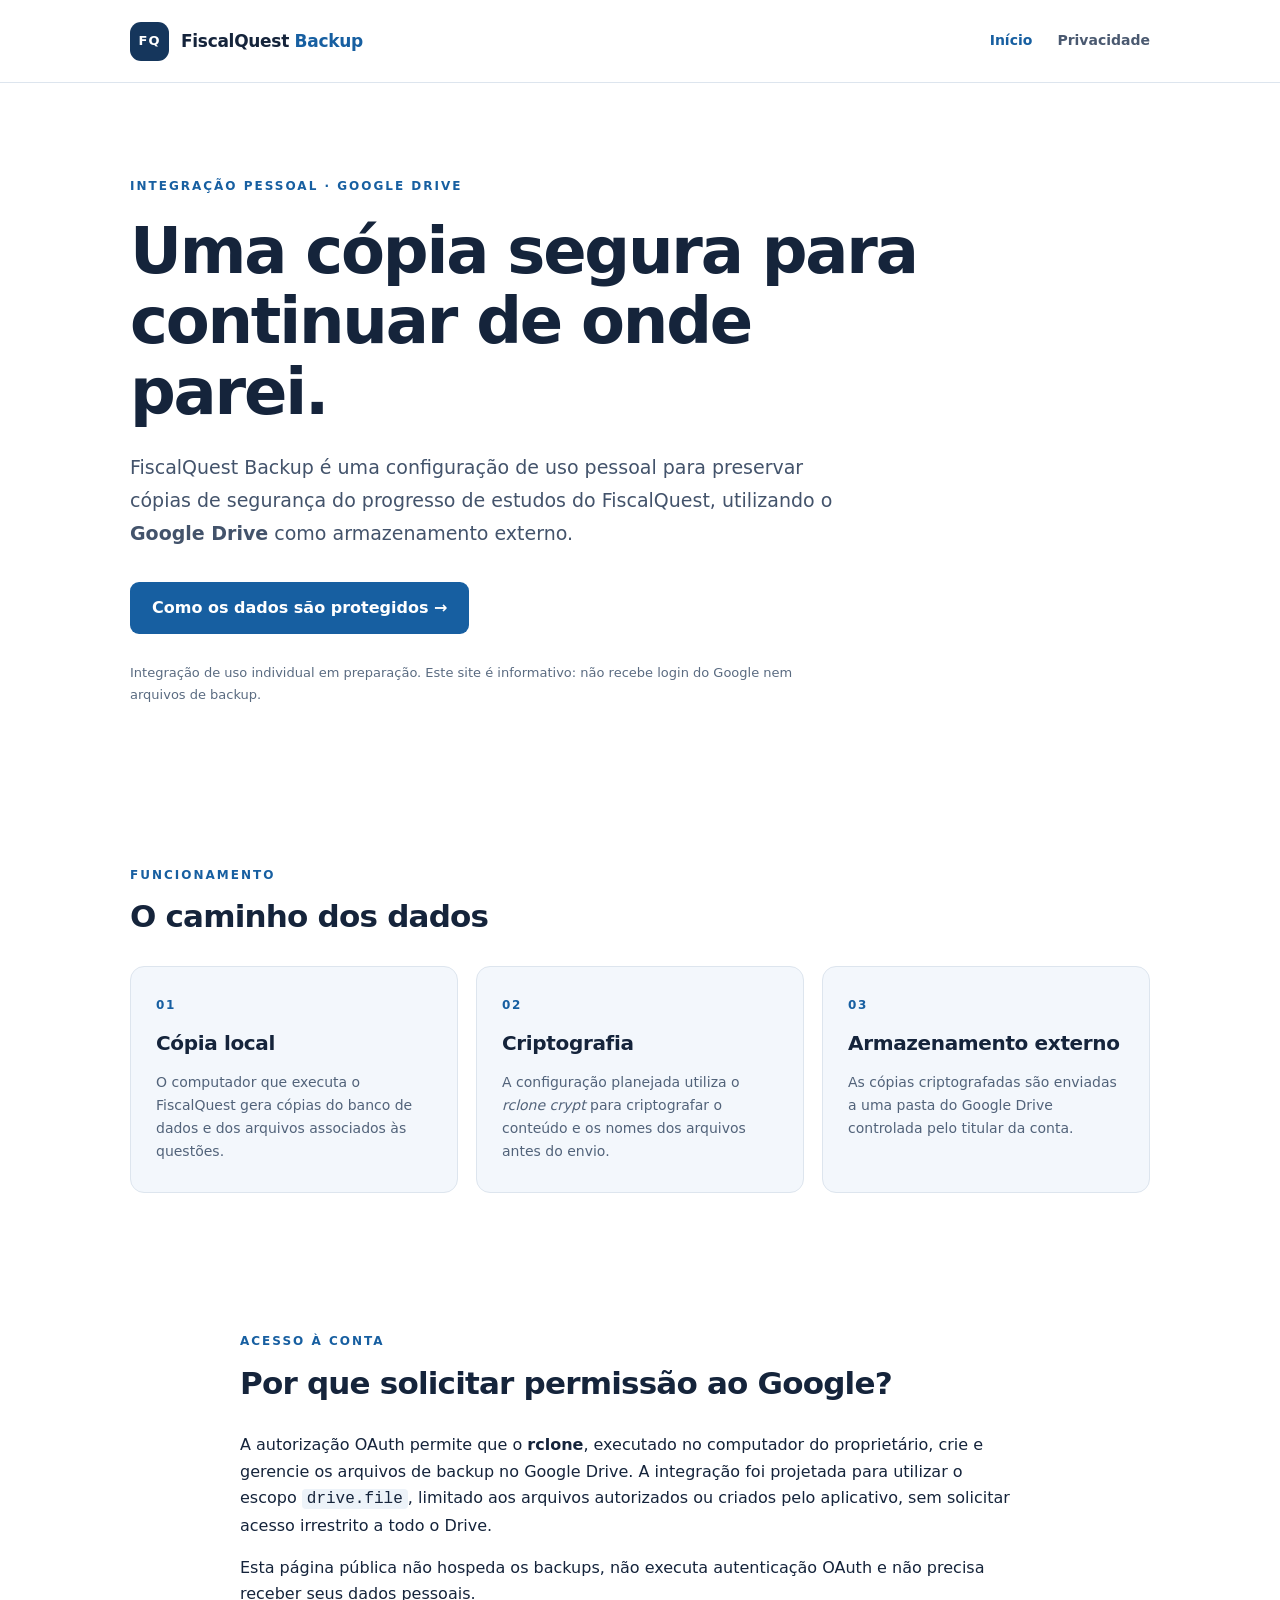
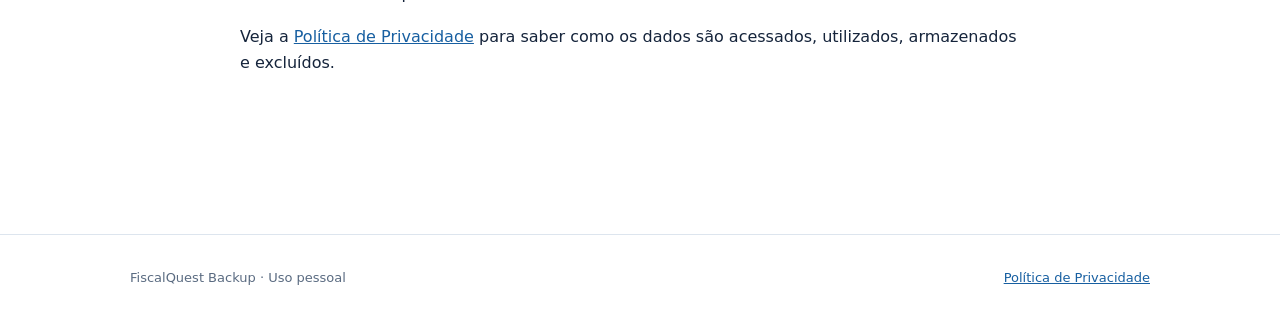
<file: index.html>
<!doctype html>
<html lang="pt-BR">
<head>
  <meta charset="utf-8">
  <meta name="viewport" content="width=device-width, initial-scale=1">
  <meta name="description" content="FiscalQuest Backup: integração pessoal de backups criptografados de dados de estudo com o Google Drive.">
  <meta name="robots" content="index,follow">
  <title>FiscalQuest Backup — Integração pessoal de backup</title>
  <link rel="stylesheet" href="style.css">
</head>
<body>
  <header class="site-header">
    <div class="container header-content">
      <a class="brand" href="./" aria-label="FiscalQuest Backup, início"><span class="brand-mark">FQ</span><span>FiscalQuest <strong>Backup</strong></span></a>
      <nav aria-label="Navegação principal"><a class="active" href="./" aria-current="page">Início</a><a href="privacidade.html">Privacidade</a></nav>
    </div>
  </header>
  <main>
    <section class="hero container">
      <div class="eyebrow">INTEGRAÇÃO PESSOAL · GOOGLE DRIVE</div>
      <h1>Uma cópia segura para continuar de onde parei.</h1>
      <p class="lead">FiscalQuest Backup é uma configuração de uso pessoal para preservar cópias de segurança do progresso de estudos do FiscalQuest, utilizando o <strong>Google Drive</strong> como armazenamento externo.</p>
      <div class="actions"><a class="primary" href="privacidade.html">Como os dados são protegidos <span aria-hidden="true">→</span></a></div>
      <p class="muted status">Integração de uso individual em preparação. Este site é informativo: não recebe login do Google nem arquivos de backup.</p>
    </section>
    <section class="container content-section" aria-labelledby="como-funciona">
      <div class="section-heading"><span class="eyebrow">FUNCIONAMENTO</span><h2 id="como-funciona">O caminho dos dados</h2></div>
      <div class="cards">
        <article class="card"><div class="step">01</div><h3>Cópia local</h3><p>O computador que executa o FiscalQuest gera cópias do banco de dados e dos arquivos associados às questões.</p></article>
        <article class="card"><div class="step">02</div><h3>Criptografia</h3><p>A configuração planejada utiliza o <em>rclone crypt</em> para criptografar o conteúdo e os nomes dos arquivos antes do envio.</p></article>
        <article class="card"><div class="step">03</div><h3>Armazenamento externo</h3><p>As cópias criptografadas são enviadas a uma pasta do Google Drive controlada pelo titular da conta.</p></article>
      </div>
    </section>
    <section class="container content-section narrow" aria-labelledby="acesso-google">
      <div class="section-heading"><span class="eyebrow">ACESSO À CONTA</span><h2 id="acesso-google">Por que solicitar permissão ao Google?</h2></div>
      <p>A autorização OAuth permite que o <strong>rclone</strong>, executado no computador do proprietário, crie e gerencie os arquivos de backup no Google Drive. A integração foi projetada para utilizar o escopo <code>drive.file</code>, limitado aos arquivos autorizados ou criados pelo aplicativo, sem solicitar acesso irrestrito a todo o Drive.</p>
      <p>Esta página pública não hospeda os backups, não executa autenticação OAuth e não precisa receber seus dados pessoais.</p>
      <p>Veja a <a href="privacidade.html">Política de Privacidade</a> para saber como os dados são acessados, utilizados, armazenados e excluídos.</p>
    </section>
  </main>
  <footer class="footer"><div class="container footer-content"><span>FiscalQuest Backup · Uso pessoal</span><a href="privacidade.html">Política de Privacidade</a></div></footer>
</body>
</html>
</file>
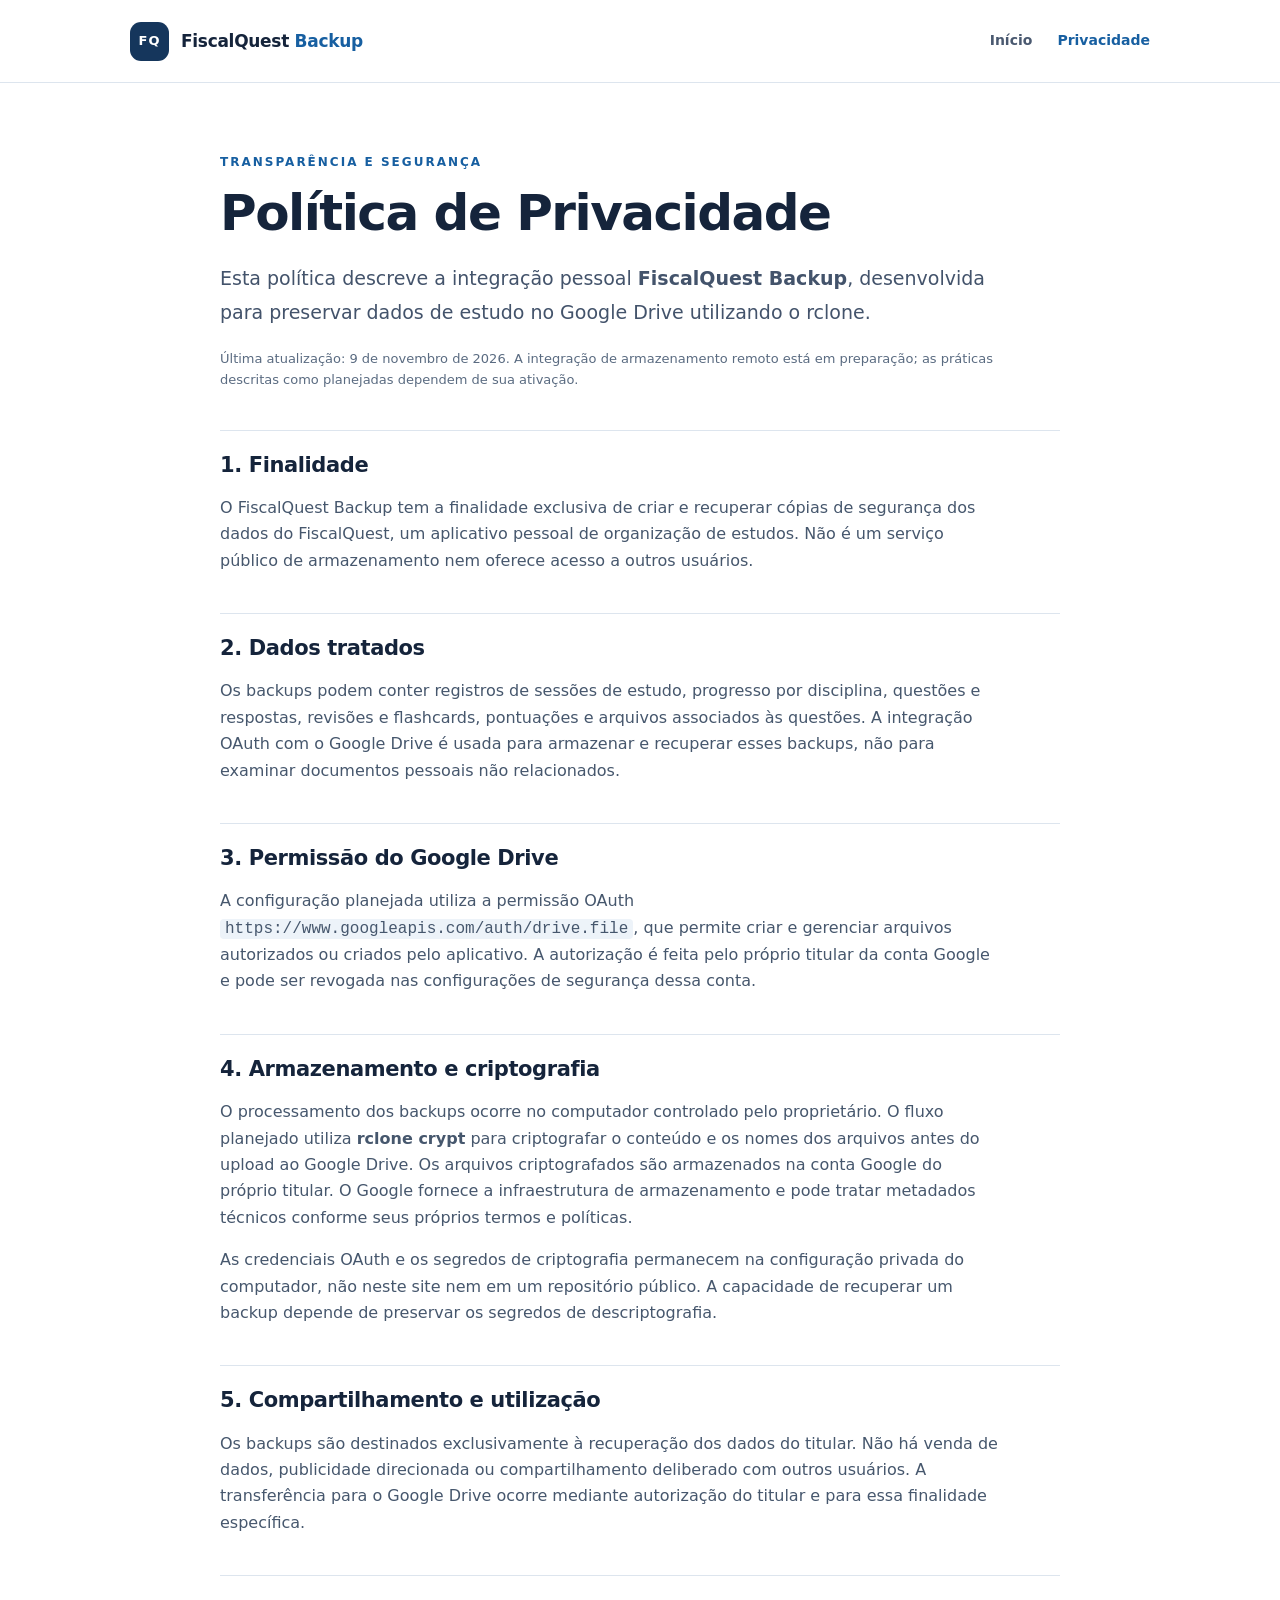
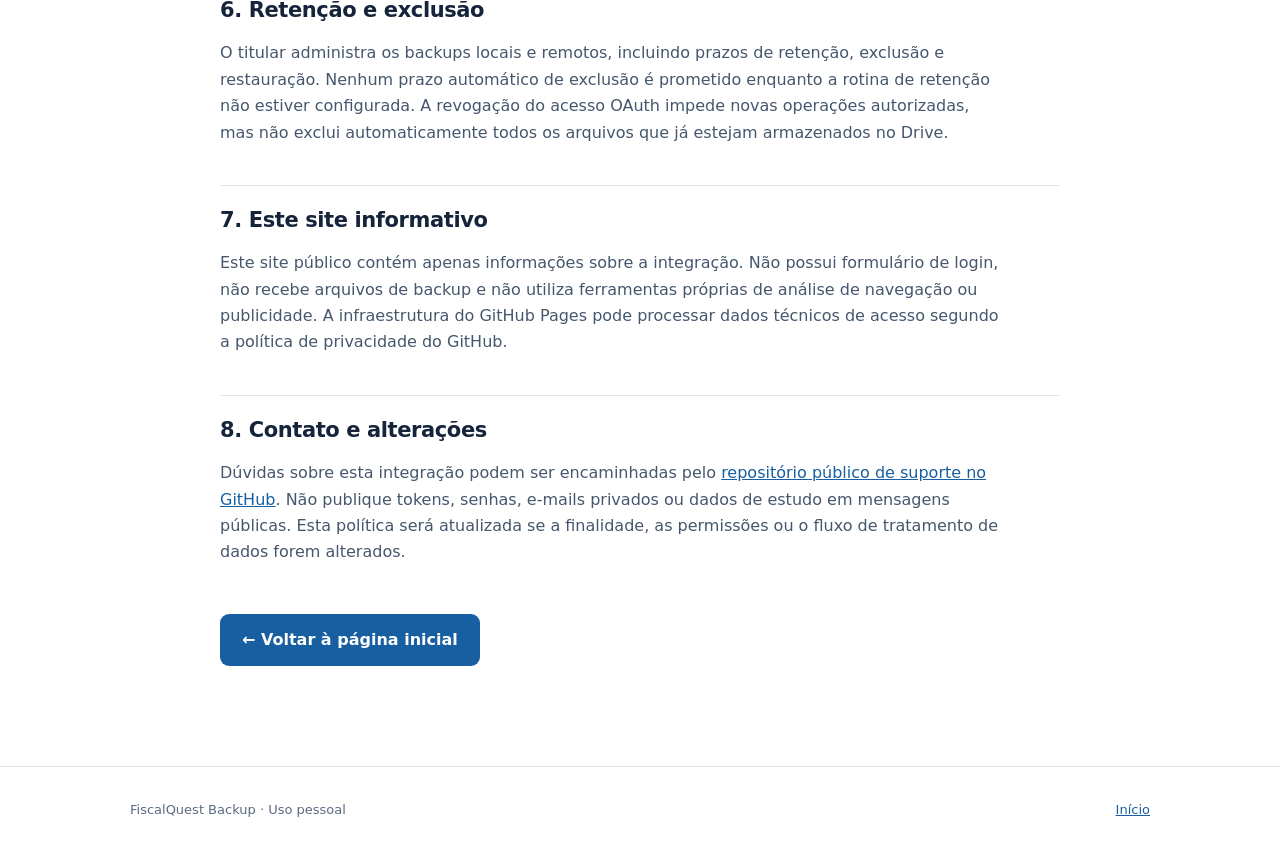
<file: privacidade.html>
<!doctype html>
<html lang="pt-BR">
<head>
  <meta charset="utf-8">
  <meta name="viewport" content="width=device-width, initial-scale=1">
  <meta name="description" content="Política de Privacidade do FiscalQuest Backup, integração pessoal com Google Drive e rclone.">
  <title>Política de Privacidade — FiscalQuest Backup</title>
  <link rel="stylesheet" href="style.css">
</head>
<body>
  <header class="site-header"><div class="container header-content"><a class="brand" href="./"><span class="brand-mark">FQ</span><span>FiscalQuest <strong>Backup</strong></span></a><nav aria-label="Navegação principal"><a href="./">Início</a><a class="active" href="privacidade.html" aria-current="page">Privacidade</a></nav></div></header>
  <main class="container policy">
    <div class="eyebrow">TRANSPARÊNCIA E SEGURANÇA</div>
    <h1>Política de Privacidade</h1>
    <p class="lead">Esta política descreve a integração pessoal <strong>FiscalQuest Backup</strong>, desenvolvida para preservar dados de estudo no Google Drive utilizando o rclone.</p>
    <p class="muted small">Última atualização: 9 de novembro de 2026. A integração de armazenamento remoto está em preparação; as práticas descritas como planejadas dependem de sua ativação.</p>
    <section><h2>1. Finalidade</h2><p>O FiscalQuest Backup tem a finalidade exclusiva de criar e recuperar cópias de segurança dos dados do FiscalQuest, um aplicativo pessoal de organização de estudos. Não é um serviço público de armazenamento nem oferece acesso a outros usuários.</p></section>
    <section><h2>2. Dados tratados</h2><p>Os backups podem conter registros de sessões de estudo, progresso por disciplina, questões e respostas, revisões e flashcards, pontuações e arquivos associados às questões. A integração OAuth com o Google Drive é usada para armazenar e recuperar esses backups, não para examinar documentos pessoais não relacionados.</p></section>
    <section><h2>3. Permissão do Google Drive</h2><p>A configuração planejada utiliza a permissão OAuth <code>https://www.googleapis.com/auth/drive.file</code>, que permite criar e gerenciar arquivos autorizados ou criados pelo aplicativo. A autorização é feita pelo próprio titular da conta Google e pode ser revogada nas configurações de segurança dessa conta.</p></section>
    <section><h2>4. Armazenamento e criptografia</h2><p>O processamento dos backups ocorre no computador controlado pelo proprietário. O fluxo planejado utiliza <strong>rclone crypt</strong> para criptografar o conteúdo e os nomes dos arquivos antes do upload ao Google Drive. Os arquivos criptografados são armazenados na conta Google do próprio titular. O Google fornece a infraestrutura de armazenamento e pode tratar metadados técnicos conforme seus próprios termos e políticas.</p><p>As credenciais OAuth e os segredos de criptografia permanecem na configuração privada do computador, não neste site nem em um repositório público. A capacidade de recuperar um backup depende de preservar os segredos de descriptografia.</p></section>
    <section><h2>5. Compartilhamento e utilização</h2><p>Os backups são destinados exclusivamente à recuperação dos dados do titular. Não há venda de dados, publicidade direcionada ou compartilhamento deliberado com outros usuários. A transferência para o Google Drive ocorre mediante autorização do titular e para essa finalidade específica.</p></section>
    <section><h2>6. Retenção e exclusão</h2><p>O titular administra os backups locais e remotos, incluindo prazos de retenção, exclusão e restauração. Nenhum prazo automático de exclusão é prometido enquanto a rotina de retenção não estiver configurada. A revogação do acesso OAuth impede novas operações autorizadas, mas não exclui automaticamente todos os arquivos que já estejam armazenados no Drive.</p></section>
    <section><h2>7. Este site informativo</h2><p>Este site público contém apenas informações sobre a integração. Não possui formulário de login, não recebe arquivos de backup e não utiliza ferramentas próprias de análise de navegação ou publicidade. A infraestrutura do GitHub Pages pode processar dados técnicos de acesso segundo a política de privacidade do GitHub.</p></section>
    <section><h2>8. Contato e alterações</h2><p>Dúvidas sobre esta integração podem ser encaminhadas pelo <a href="https://github.com/adoroostrabalhosdeandrekkk/fiscalquest-backup-site/issues">repositório público de suporte no GitHub</a>. Não publique tokens, senhas, e-mails privados ou dados de estudo em mensagens públicas. Esta política será atualizada se a finalidade, as permissões ou o fluxo de tratamento de dados forem alterados.</p></section>
    <div class="policy-bottom"><a class="primary" href="./">← Voltar à página inicial</a></div>
  </main>
  <footer class="footer"><div class="container footer-content"><span>FiscalQuest Backup · Uso pessoal</span><a href="./">Início</a></div></footer>
</body>
</html>
</file>
<file: style.css>
:root { color-scheme: light; --ink:#15243b; --muted:#5a6b81; --line:#dde5ee; --accent:#175fa1; --soft:#f3f7fc; --bg:#ffffff; }
*{box-sizing:border-box} html{scroll-behavior:smooth} body{margin:0;font:16px/1.65 system-ui,-apple-system,BlinkMacSystemFont,"Segoe UI",sans-serif;color:var(--ink);background:var(--bg)}a{color:var(--accent)}a:hover{text-decoration:none} .container{width:min(100% - 40px,1020px);margin-inline:auto}.site-header{border-bottom:1px solid var(--line);background:#fff}.header-content,.footer-content{display:flex;align-items:center;justify-content:space-between;gap:20px}.header-content{min-height:82px}.brand{display:flex;align-items:center;gap:12px;text-decoration:none;color:var(--ink);font-size:17px;font-weight:600;letter-spacing:-.3px}.brand-mark{display:grid;place-items:center;background:#15365c;color:white;border-radius:11px;width:39px;height:39px;font-size:13px;font-weight:800;letter-spacing:1px}.brand strong{color:var(--accent)} nav{display:flex;align-items:center;gap:25px} nav a{color:#4a5970;text-decoration:none;font-weight:600;font-size:14px}nav a.active{color:var(--accent)}.hero{padding-top:94px;padding-bottom:95px}.eyebrow{font-size:12px;letter-spacing:2px;color:var(--accent);font-weight:800}.hero h1{font-size:clamp(38px,5.2vw,64px);line-height:1.1;letter-spacing:-2.2px;max-width:800px;margin:19px 0 24px}.lead{font-size:19px;line-height:1.75;color:#43536b;max-width:740px}.actions{margin-top:31px}.primary{display:inline-block;background:var(--accent);color:#fff;padding:13px 22px;border-radius:9px;font-weight:700;text-decoration:none}.primary:hover{background:#104b84}.muted{color:var(--muted)}.status{max-width:720px;font-size:13px;margin-top:28px}.content-section{padding-top:48px;padding-bottom:86px}.section-heading{margin-bottom:30px}.section-heading h2{font-size:31px;letter-spacing:-.8px;line-height:1.25;margin:10px 0}.cards{display:grid;grid-template-columns:repeat(3,minmax(0,1fr));gap:18px}.card{background:var(--soft);padding:29px 25px;border:1px solid var(--line);border-radius:14px}.step{font-size:12px;font-weight:800;color:var(--accent);letter-spacing:1.7px}.card h3{font-size:20px;letter-spacing:-.35px;margin:11px 0}.card p{margin:0;color:#52637a;font-size:14px}.narrow{max-width:800px}.content-section p,.policy p{max-width:780px}.footer{border-top:1px solid var(--line);margin-top:55px}.footer-content{padding-block:32px;color:var(--muted);font-size:13px}.policy{max-width:840px;padding-top:70px;padding-bottom:45px}.policy h1{font-size:clamp(35px,5vw,50px);line-height:1.15;letter-spacing:-1.5px;margin:12px 0 20px}.small{font-size:13px}.policy section{margin-top:39px;border-top:1px solid var(--line);padding-top:21px}.policy h2{font-size:21px;line-height:1.3;letter-spacing:-.4px;margin:0 0 10px}.policy section p{color:#46576d}.policy-bottom{margin-top:48px}code{background:#edf3f9;border-radius:4px;padding:1px 5px;overflow-wrap:anywhere}
@media(max-width:650px){.container{width:min(100% - 30px,1020px)}.header-content{min-height:70px}.brand{font-size:14px}.brand-mark{width:35px;height:35px}nav{gap:13px}.hero{padding-top:68px;padding-bottom:55px}.hero h1{letter-spacing:-1.4px}.lead{font-size:17px}.content-section{padding:28px 0 55px}.cards{grid-template-columns:1fr}.footer-content{align-items:flex-start;flex-direction:column;gap:9px}.policy{padding-top:48px}.policy section{margin-top:30px}}
</file>
